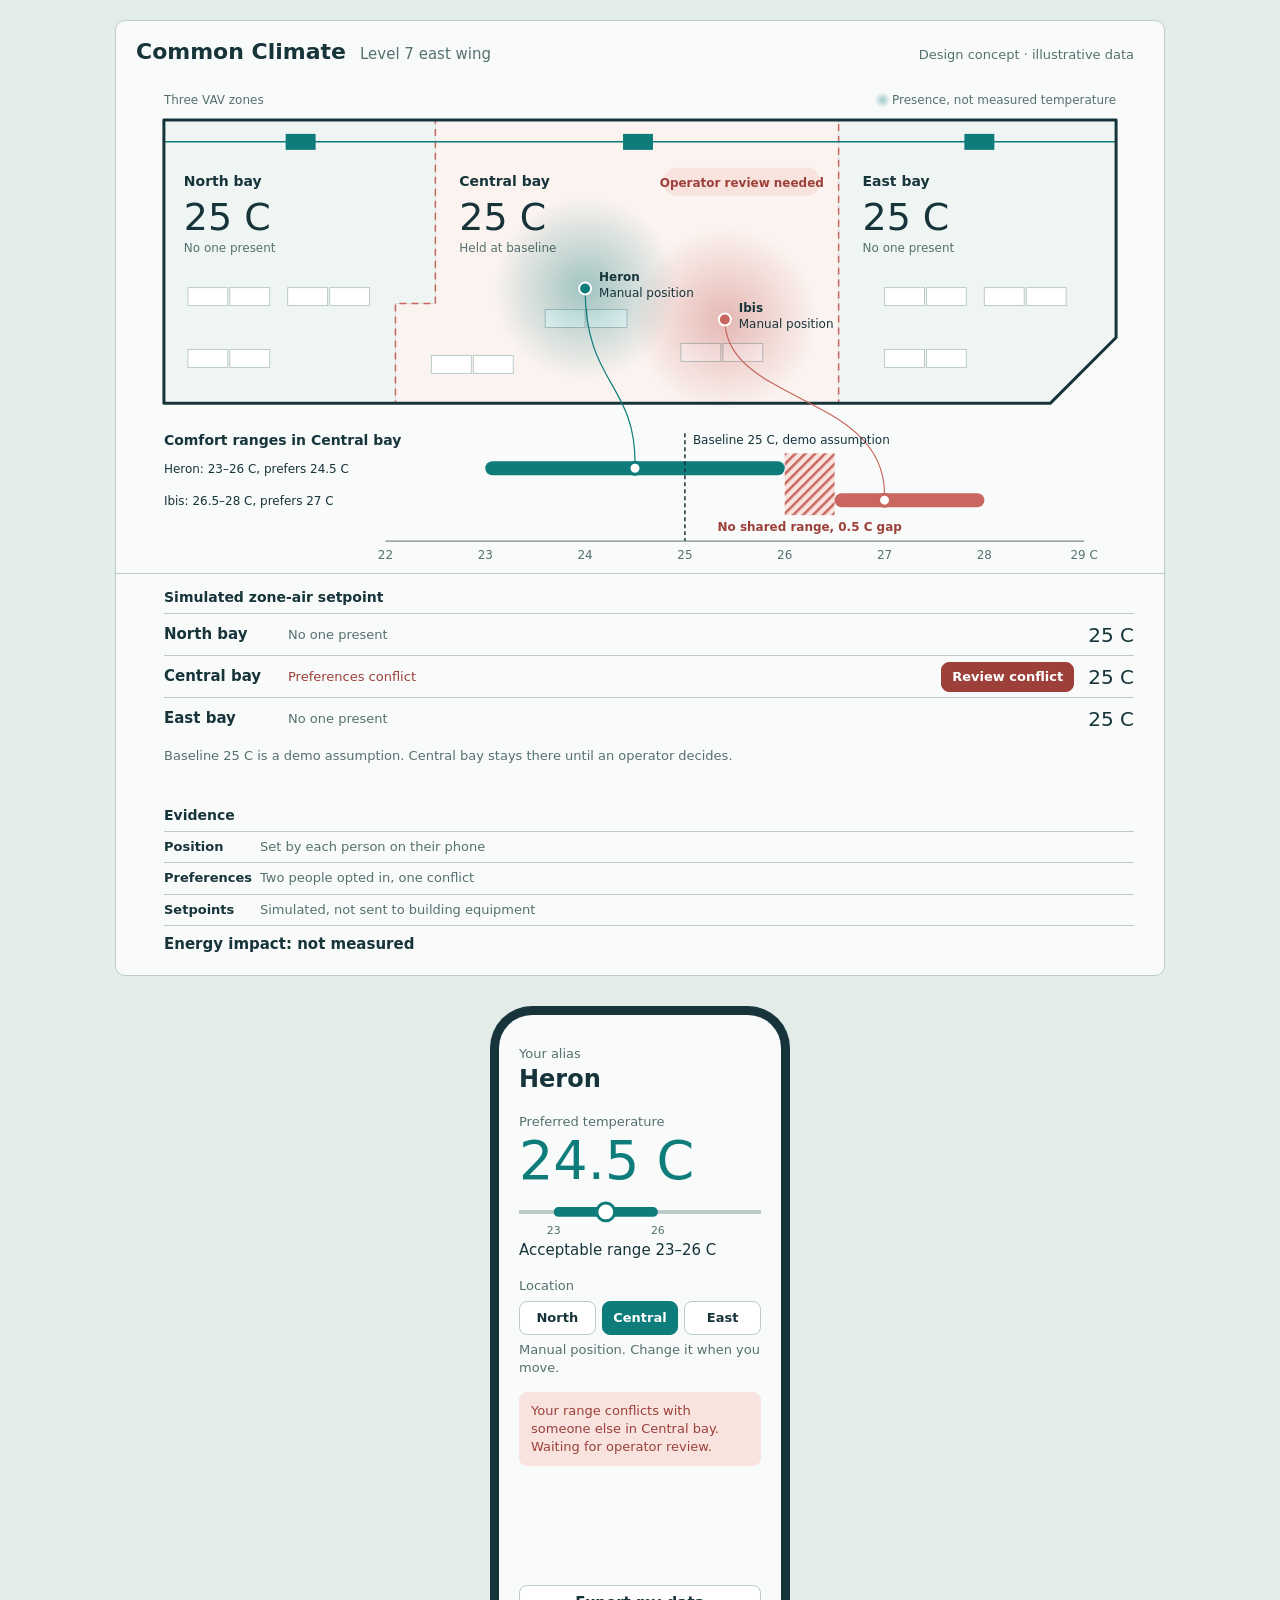
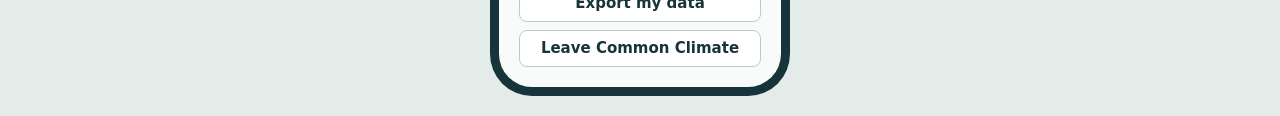
<file: design/comfort-concept.html>
<!DOCTYPE html>
<html lang="en">
<head>
<meta charset="utf-8">
<meta name="viewport" content="width=device-width, initial-scale=1">
<title>Common Climate design concept</title>
<style>
:root{--ink:#17343A;--muted:#55706F;--teal:#0E7C7B;--coral:#C8665F;--coral-ink:#9C4039;--tint:#F8E3DF;--line:#BCCBCA;--paper:#F8FBFA;--ground:#E4ECEA}
*{box-sizing:border-box}
body{margin:0;min-height:100vh;display:flex;align-items:center;justify-content:center;background:var(--ground);color:var(--ink);font:15px/1.4 'Segoe UI',system-ui,sans-serif}
main{display:grid;grid-template-columns:1050px 300px;gap:30px;align-items:center}
p,h1,h2,ul,dl,dd{margin:0;padding:0}
.app{background:var(--paper);border:1px solid var(--line);border-radius:10px;overflow:hidden}
.top{display:flex;align-items:baseline;gap:14px;padding:16px 30px 6px 48px}
h1{font-size:22px;font-weight:600}
.top span{color:var(--muted)}
.top .concept{margin-left:auto;font-size:13px}
svg{display:block;max-width:100%;height:auto}
svg text{fill:var(--ink);font-size:12px}
.n{font-size:14px;font-weight:600}
.t{font-size:38px;font-weight:300}
.m{fill:var(--muted)}
.c{fill:var(--coral-ink);font-weight:600}
.b{font-weight:600}
.zone{fill:#EFF5F3;stroke:var(--line)}
.alert{fill:#FBF3F0;stroke:var(--coral);stroke-width:1.5;stroke-dasharray:7 5}
.wall{fill:none;stroke:var(--ink);stroke-width:3;stroke-linejoin:round}
.lead{fill:none;stroke-width:1.2}
.halo{mix-blend-mode:multiply}
.lower{display:grid;grid-template-columns:600px 1fr;gap:40px;padding:14px 30px 20px 48px;border-top:1px solid var(--line)}
h2{font-size:14px;font-weight:600;margin-bottom:6px}
li{display:grid;grid-template-columns:110px 1fr auto auto;gap:14px;align-items:center;min-height:42px;list-style:none;border-top:1px solid var(--line)}
li strong{font-weight:600}
li span{color:var(--muted);font-size:13px}
li b{font-size:20px;font-weight:300}
li .warn{color:var(--coral-ink)}
.note{margin-top:8px;font-size:13px;color:var(--muted)}
button{font:inherit;font-weight:600;color:var(--ink);background:#fff;border:1px solid var(--line);border-radius:8px;padding:7px 12px}
button:focus-visible{outline:3px solid var(--teal);outline-offset:2px}
.review{color:#fff;background:var(--coral-ink);border-color:var(--coral-ink);font-size:13px;padding:5px 10px}
dl div{display:grid;grid-template-columns:86px 1fr;gap:10px;padding:6px 0;border-top:1px solid var(--line);font-size:13px}
dt{font-weight:600}
dd{color:var(--muted)}
.energy{padding-top:8px;border-top:1px solid var(--line);font-weight:600}
.phone{height:690px;padding:9px;background:var(--ink);border-radius:42px}
.screen{height:100%;padding:30px 20px 20px;display:flex;flex-direction:column;background:var(--paper);border-radius:33px}
.label{font-size:13px;color:var(--muted)}
.alias{font-size:24px;font-weight:600;margin-bottom:16px}
.big{font-size:54px;font-weight:300;line-height:1.1;color:var(--teal)}
.range{margin:10px 0 2px}
.range text{font-size:11px}
.seg{display:grid;grid-template-columns:repeat(3,1fr);gap:6px;margin:6px 0}
.seg button{padding:7px 2px;font-size:13px}
.seg .on{color:#fff;background:var(--teal);border-color:var(--teal)}
.gap{margin-top:16px}
.notice{margin-top:14px;padding:10px 12px;border-radius:8px;background:var(--tint);color:var(--coral-ink);font-size:13px}
.actions{margin-top:auto;display:grid;gap:8px}
@media (max-width:1400px){main{grid-template-columns:minmax(0,1050px);padding:20px;justify-items:center}.lower{grid-template-columns:1fr}.top{flex-wrap:wrap;padding-left:20px}.phone{width:300px}}
@media (max-width:620px){li{grid-template-columns:1fr auto}.lower{padding-left:20px}}
</style>
</head>
<body>
<main>
<section class="app" aria-label="Building dashboard">
<header class="top">
<h1>Common Climate</h1>
<span>Level 7 east wing</span>
<span class="concept">Design concept · illustrative data</span>
</header>
<svg viewBox="0 0 1050 500" width="1050" height="500" role="img" aria-label="Floor plan of three VAV zones. Heron and Ibis are both in Central bay, and their comfort ranges do not overlap.">
<defs>
<radialGradient id="ht"><stop offset="0" stop-color="#0E7C7B" stop-opacity=".38"/><stop offset=".6" stop-color="#0E7C7B" stop-opacity=".15"/><stop offset="1" stop-color="#0E7C7B" stop-opacity="0"/></radialGradient>
<radialGradient id="hc"><stop offset="0" stop-color="#C8665F" stop-opacity=".4"/><stop offset=".6" stop-color="#C8665F" stop-opacity=".16"/><stop offset="1" stop-color="#C8665F" stop-opacity="0"/></radialGradient>
<pattern id="gap" width="7" height="7" patternUnits="userSpaceOnUse" patternTransform="rotate(45)"><rect width="7" height="7" fill="#F8E3DF"/><rect width="2.5" height="7" fill="#C8665F"/></pattern>
<g id="desk" fill="#fff" stroke="#BCCBCA"><rect width="40" height="18"/><rect x="42" width="40" height="18"/></g>
</defs>
<text x="48" y="30" class="m">Three VAV zones</text>
<circle cx="768" cy="26" r="8" fill="url(#ht)"/>
<text x="1002" y="30" text-anchor="end" class="m">Presence, not measured temperature</text>
<path class="zone" d="M48 46H320V230H280V330H48Z"/>
<path class="zone" d="M724 46H1002V264L936 330H724Z"/>
<path class="alert" d="M320 46H724V330H280V230H320Z"/>
<use href="#desk" x="72" y="214"/><use href="#desk" x="172" y="214"/><use href="#desk" x="72" y="276"/>
<use href="#desk" x="770" y="214"/><use href="#desk" x="870" y="214"/><use href="#desk" x="770" y="276"/>
<use href="#desk" x="430" y="236"/><use href="#desk" x="566" y="270"/><use href="#desk" x="316" y="282"/>
<path d="M48 68H1002" stroke="#0E7C7B" stroke-width="1.5"/>
<rect x="170" y="60" width="30" height="16" fill="#0E7C7B"/><rect x="508" y="60" width="30" height="16" fill="#0E7C7B"/><rect x="850" y="60" width="30" height="16" fill="#0E7C7B"/>
<path class="wall" d="M48 46H1002V264L936 330H48Z"/>
<text x="68" y="112" class="n">North bay</text>
<text x="68" y="156" class="t">25 C</text>
<text x="68" y="178" class="m">No one present</text>
<text x="344" y="112" class="n">Central bay</text>
<text x="344" y="156" class="t">25 C</text>
<text x="344" y="178" class="m">Held at baseline</text>
<text x="748" y="112" class="n">East bay</text>
<text x="748" y="156" class="t">25 C</text>
<text x="748" y="178" class="m">No one present</text>
<rect x="548" y="94" width="158" height="28" rx="14" fill="#F8E3DF"/>
<text x="627" y="113" text-anchor="middle" class="c">Operator review needed</text>
<circle class="halo" cx="470" cy="215" r="92" fill="url(#ht)"/>
<circle class="halo" cx="610" cy="246" r="92" fill="url(#hc)"/>
<path class="lead" stroke="#0E7C7B" d="M470 215C470 310 520 310 520 389"/>
<path class="lead" stroke="#C8665F" d="M610 246C610 330 770 320 770 421"/>
<circle cx="470" cy="215" r="6" fill="#0E7C7B" stroke="#fff" stroke-width="2"/>
<circle cx="610" cy="246" r="6" fill="#C8665F" stroke="#fff" stroke-width="2"/>
<text x="484" y="207" class="b">Heron</text><text x="484" y="223">Manual position</text>
<text x="624" y="238" class="b">Ibis</text><text x="624" y="254">Manual position</text>
<text x="48" y="372" class="n">Comfort ranges in Central bay</text>
<text x="48" y="400">Heron: 23–26 C, prefers 24.5 C</text>
<text x="48" y="432">Ibis: 26.5–28 C, prefers 27 C</text>
<rect x="670" y="380" width="50" height="62" fill="url(#gap)"/>
<rect x="370" y="388" width="300" height="14" rx="7" fill="#0E7C7B"/>
<rect x="720" y="420" width="150" height="14" rx="7" fill="#C8665F"/>
<circle cx="520" cy="395" r="6" fill="#fff" stroke="#0E7C7B" stroke-width="3"/>
<circle cx="770" cy="427" r="6" fill="#fff" stroke="#C8665F" stroke-width="3"/>
<path d="M570 360V468" stroke="#17343A" stroke-width="1.5" stroke-dasharray="4 3"/>
<text x="578" y="371">Baseline 25 C, demo assumption</text>
<text x="695" y="458" text-anchor="middle" class="c">No shared range, 0.5 C gap</text>
<path d="M270 468H970" stroke="#55706F"/>
<g text-anchor="middle" class="m">
<text class="m" x="270" y="486">22</text><text class="m" x="370" y="486">23</text><text class="m" x="470" y="486">24</text><text class="m" x="570" y="486">25</text><text class="m" x="670" y="486">26</text><text class="m" x="770" y="486">27</text><text class="m" x="870" y="486">28</text><text class="m" x="970" y="486">29 C</text>
</g>
</svg>
<div class="lower">
<section>
<h2>Simulated zone-air setpoint</h2>
<ul>
<li><strong>North bay</strong><span>No one present</span><span></span><b>25 C</b></li>
<li><strong>Central bay</strong><span class="warn">Preferences conflict</span><button class="review">Review conflict</button><b>25 C</b></li>
<li><strong>East bay</strong><span>No one present</span><span></span><b>25 C</b></li>
</ul>
<p class="note">Baseline 25 C is a demo assumption. Central bay stays there until an operator decides.</p>
</section>
<section>
<h2>Evidence</h2>
<dl>
<div><dt>Position</dt><dd>Set by each person on their phone</dd></div>
<div><dt>Preferences</dt><dd>Two people opted in, one conflict</dd></div>
<div><dt>Setpoints</dt><dd>Simulated, not sent to building equipment</dd></div>
</dl>
<p class="energy">Energy impact: not measured</p>
</section>
</div>
</section>
<aside class="phone" aria-label="Phone preview">
<div class="screen">
<p class="label">Your alias</p>
<p class="alias">Heron</p>
<p class="label">Preferred temperature</p>
<p class="big">24.5 C</p>
<svg class="range" viewBox="0 0 244 38" role="img" aria-label="Acceptable range from 23 to 26 C, with 24.5 C preferred">
<path d="M0 12H244" stroke="#BCCBCA" stroke-width="4"/>
<rect x="35" y="7" width="105" height="10" rx="5" fill="#0E7C7B"/>
<circle cx="87.5" cy="12" r="9" fill="#fff" stroke="#0E7C7B" stroke-width="3"/>
<text x="35" y="34" text-anchor="middle" class="m">23</text>
<text x="140" y="34" text-anchor="middle" class="m">26</text>
</svg>
<p>Acceptable range 23–26 C</p>
<p class="label gap">Location</p>
<div class="seg">
<button>North</button>
<button class="on" aria-pressed="true">Central</button>
<button>East</button>
</div>
<p class="label">Manual position. Change it when you move.</p>
<p class="notice">Your range conflicts with someone else in Central bay. Waiting for operator review.</p>
<div class="actions">
<button>Export my data</button>
<button>Leave Common Climate</button>
</div>
</div>
</aside>
</main>
</body>
</html>
</file>
